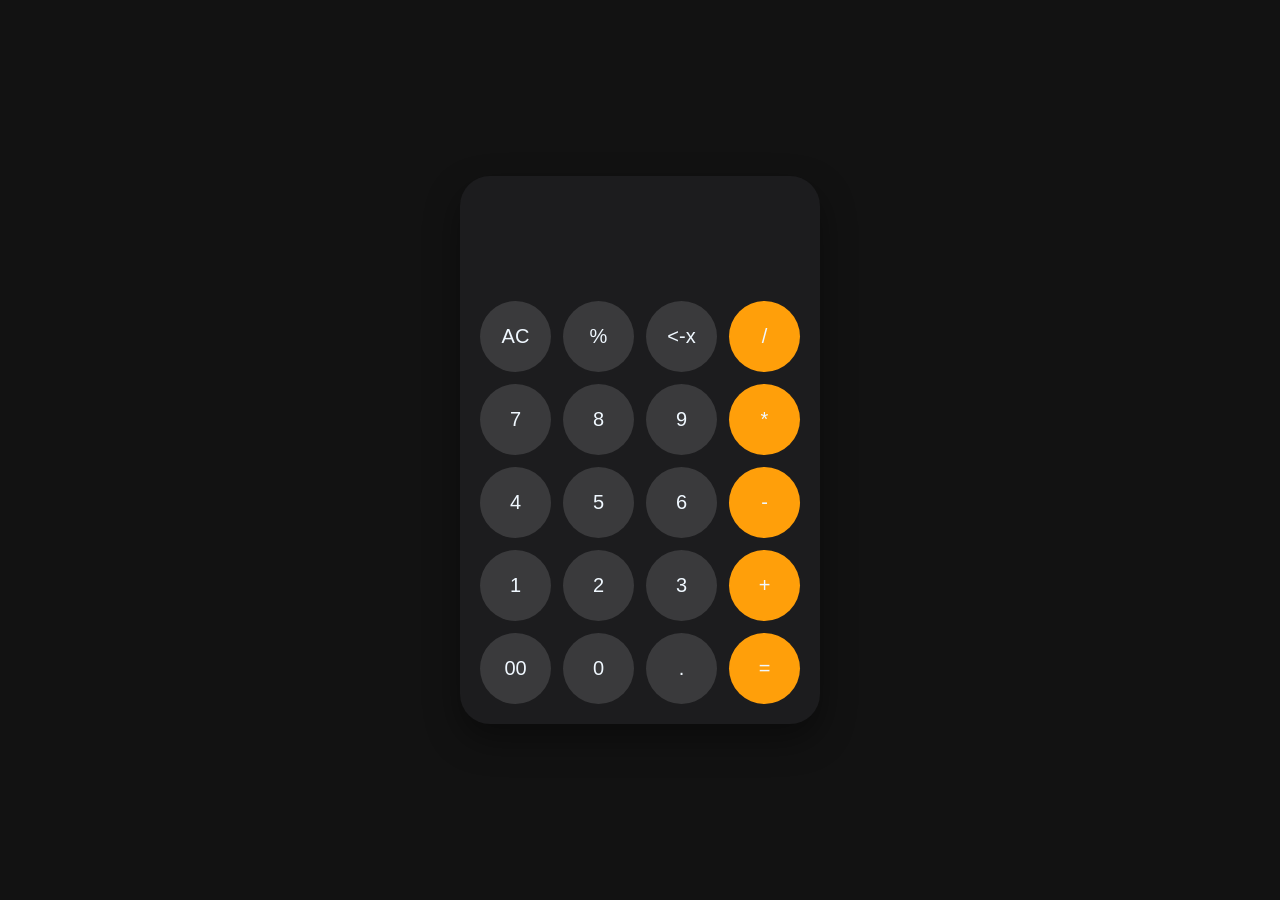
<file: codealpha_calculator/calculator.html>
<!DOCTYPE html>
<html lang="en">
<head>
    <meta charset="UTF-8">
    <meta name="viewport" content="width=device-width, initial-scale=1.0">
    <title>Calculator</title>
    <style>
       * {
            box-sizing: border-box;
            margin: 0;
            padding: 0;
        }

        body {
            align-items: center;
            display: flex;
            justify-content: center;
            min-height: 100vh;
            background-color: #121212;
            font-family: -apple-system, BlinkMacSystemFont, "Segoe UI", Roboto, Helvetica, Arial, sans-serif;
        }
        .calculator {
            width: 92%; 
            max-width: 360px;
            background-color: rgb(28, 28, 30);
            border-radius: 30px;
            padding: 20px;
            box-shadow: 0px 15px 35px rgba(0, 0, 0, 0.4);
        }

        /* INPUT SCREEN */
        input {
            width: 100%;
            height: 90px;
            background-color: transparent;
            border: none;
            font-size: 42px;
            color: aliceblue;
            text-align: right;
            padding: 10px;
            margin-bottom: 15px;
            outline: none;
            pointer-events: none;
        }
        .button {
            display: grid;
            grid-template-columns: repeat(4, 1fr); 
            gap: 12px;
            width: 100%;
        }
        button {
            width: 100%;
            aspect-ratio: 1 / 1; 
            border-radius: 50%;
            background-color: rgb(58, 58, 60);
            color: aliceblue;
            font-size: 22px;
            font-weight: 500;
            border: none;
            outline: none;
            display: flex;
            justify-content: center;
            align-items: center;
            cursor: pointer;
            transition: background-color 0.1s ease;
        }
        button:active {
            background-color: rgb(44, 44, 46);
        }

        .sid {
            background-color: rgb(255, 159, 10);
        }

        .sid:active {
            background-color: rgb(212, 130, 5);
        }
        @media (min-width: 600px) {
            button {
                font-size: 20px;
            }
            button:hover {
                background-color: rgb(78, 78, 80);
            }
            .sid:hover {
                background-color: rgb(226, 142, 10);
            }
        }
    </style>
</head>
<body>
    <div class="calculator">
        <input type="text" id="box" readonly>
        <div class="button">
        <button onclick="clear1()">AC</button>
        <button onclick="screen('%')">%</button>
        <button onclick="back()"><-x</button>
        <button class="sid" onclick="screen('/')">/</button>
        <button onclick="screen('7')">7</button>
        <button onclick="screen('8')">8</button>
        <button onclick="screen('9')">9</button>
        <button class="sid" onclick="screen('*')">*</button>
        <button onclick="screen('4')">4</button>
        <button onclick="screen('5')">5</button>
        <button onclick="screen('6')">6</button>
        <button class="sid" onclick="screen('-')">-</button>
        <button onclick="screen('1')">1</button>
        <button onclick="screen('2')">2</button>
        <button onclick="screen('3')">3</button>
        <button class="sid" onclick="screen('+')">+</button>
        <button onclick="screen('00')">00</button>
        <button onclick="screen('0')">0</button>
        <button onclick="screen('.')">.</button>
        <button class="sid" onclick="scree()">=</button>
    </div>
    </div>
    <script>
        const box = document.getElementById("box");
        function screen(input){
        box.value+=input;
        }
        function scree(){
            try{
            box.value=eval(box.value);
        }catch(err){
            box.value="Error";
        }
    }
        function clear1(){
            box.value="";
        }
        function back(){
            if(box.value =="Error"){
                box.value="";
            }else{
                box.value = box.value.slice(0,-1);
            }
        }
    </script>
    
</body>
</html>
</file>
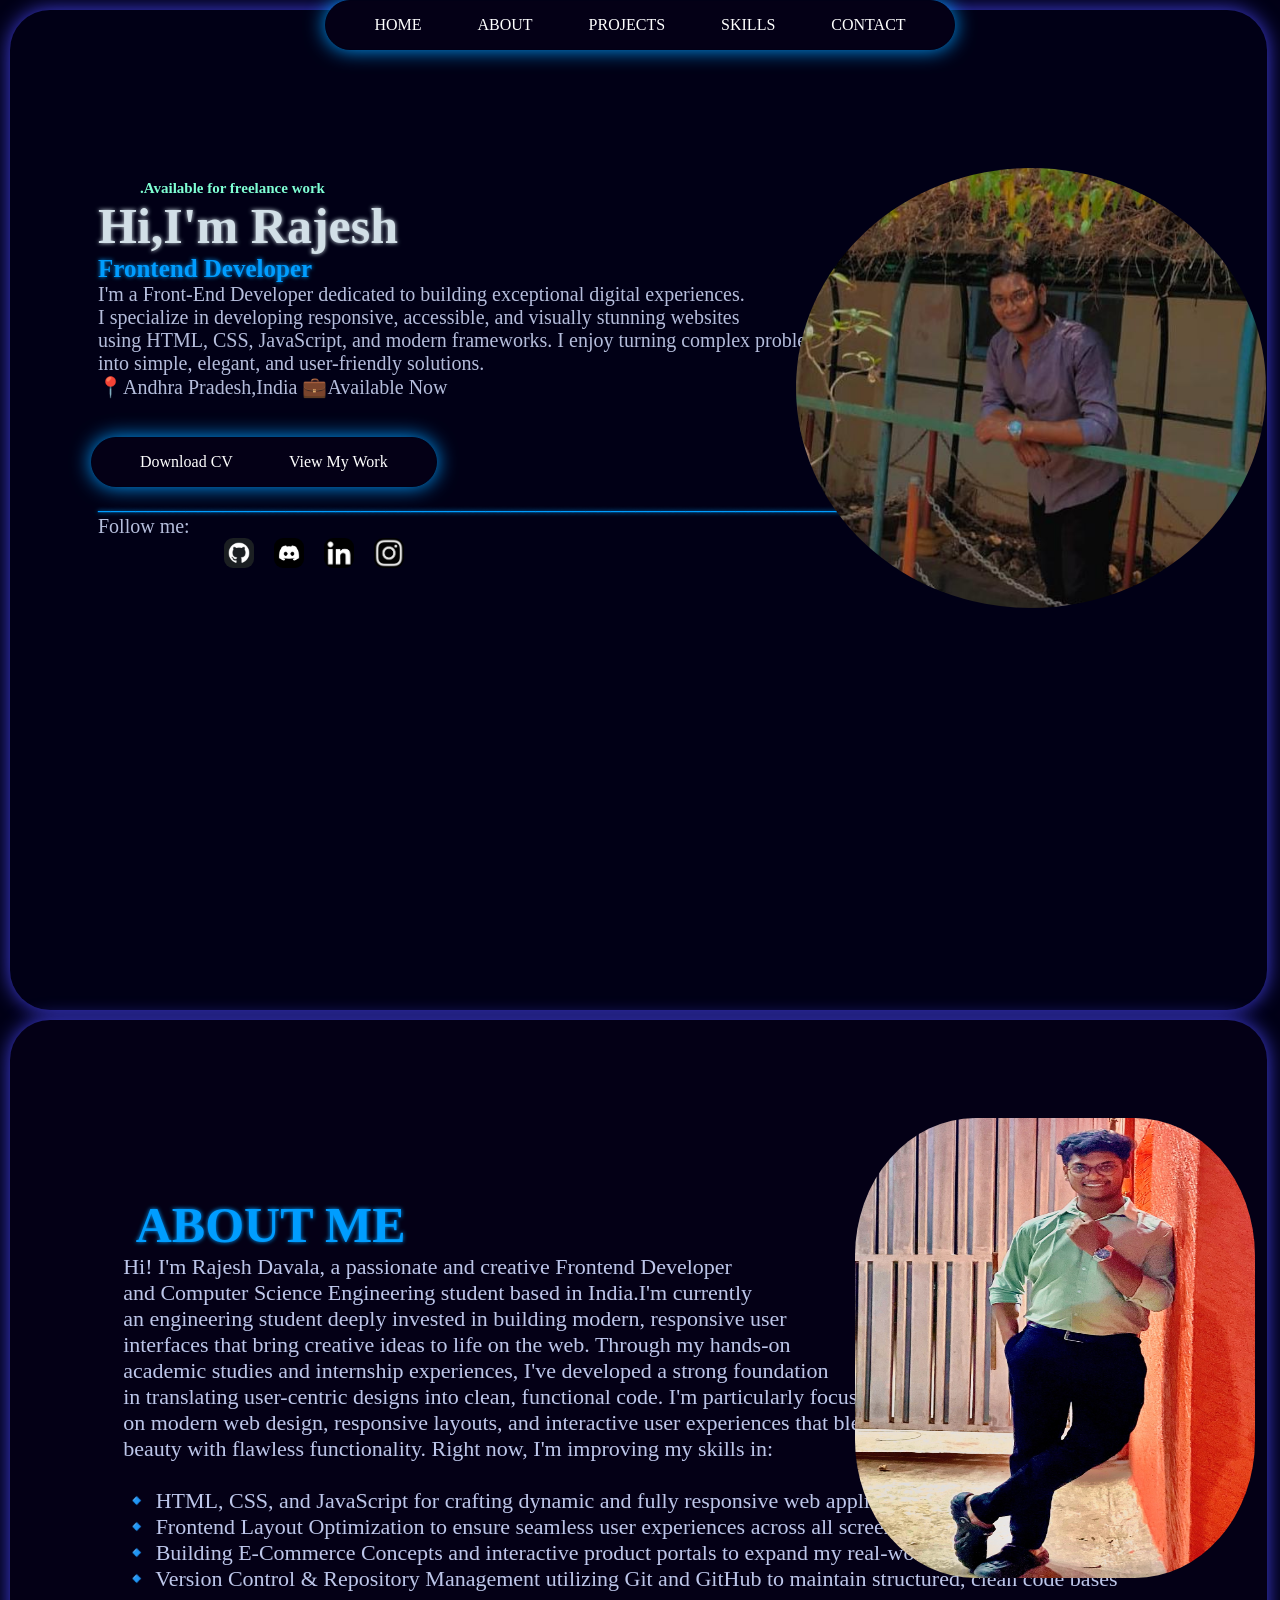
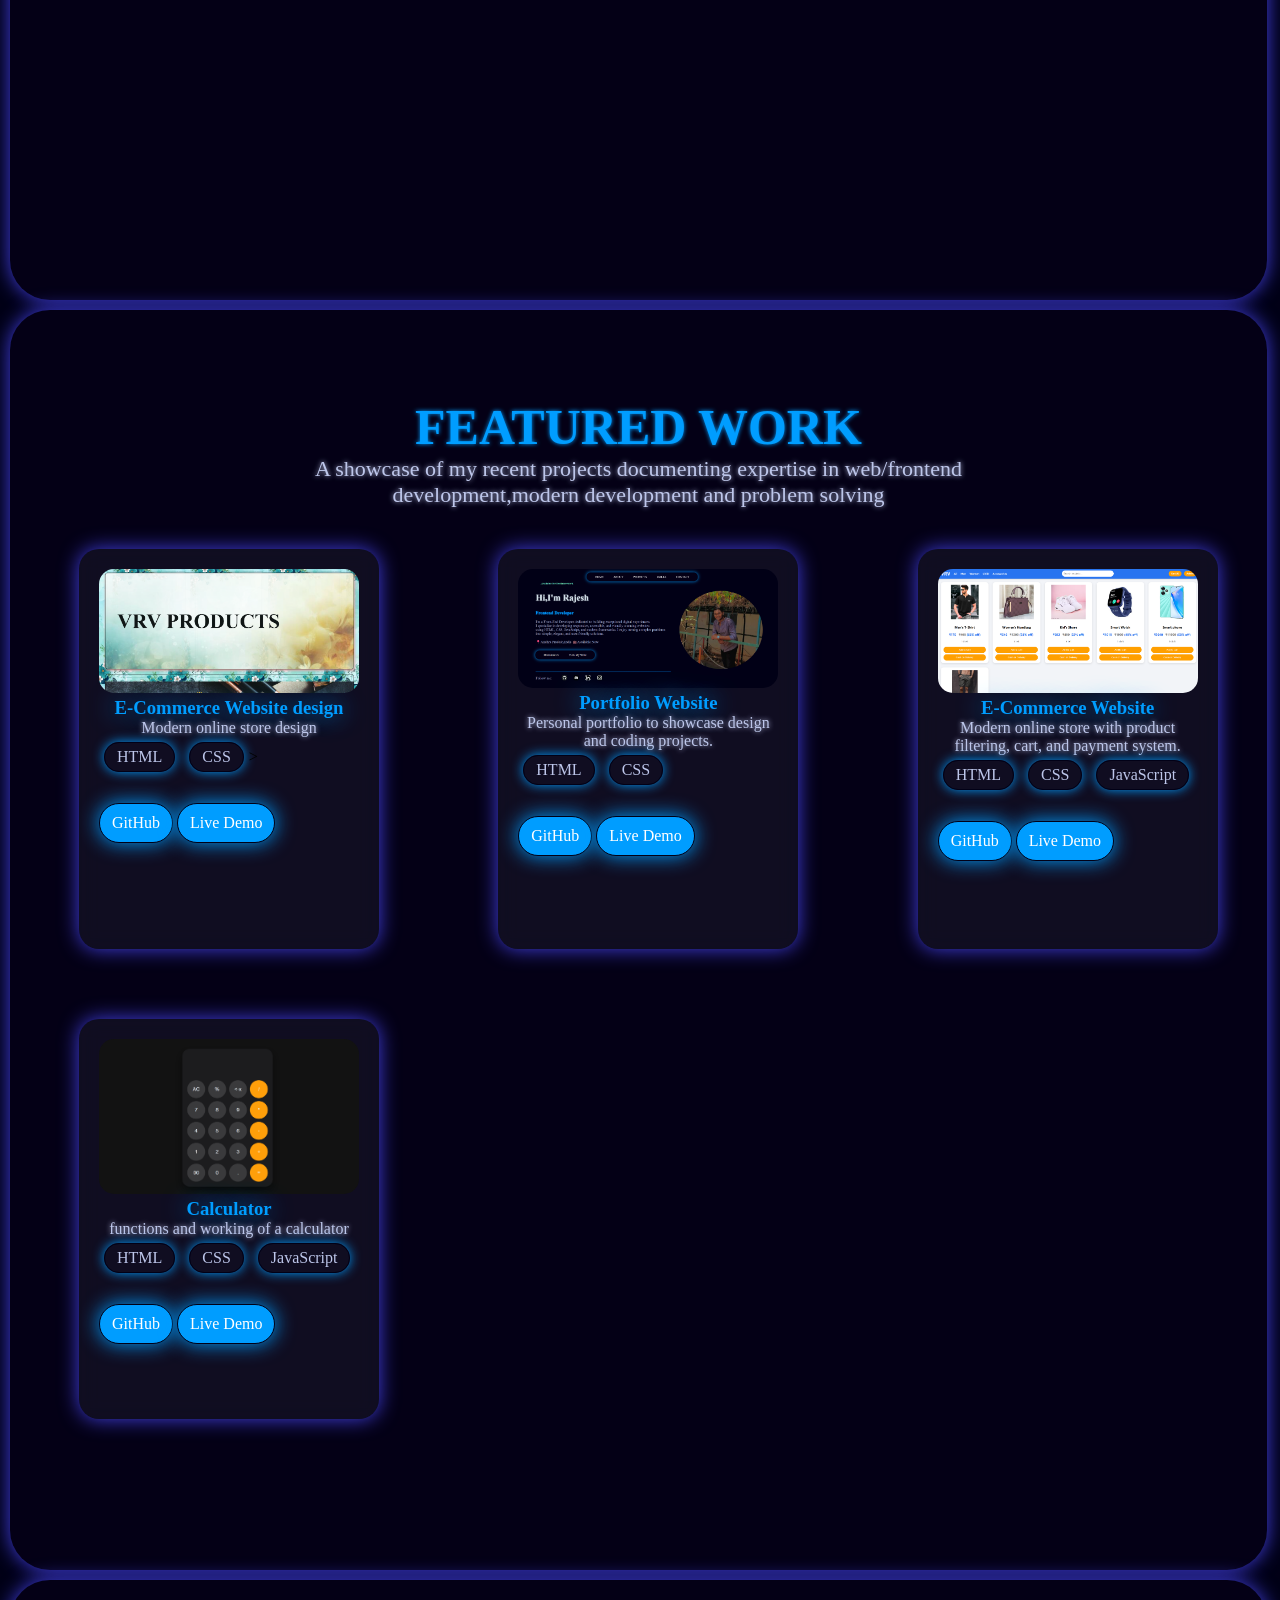
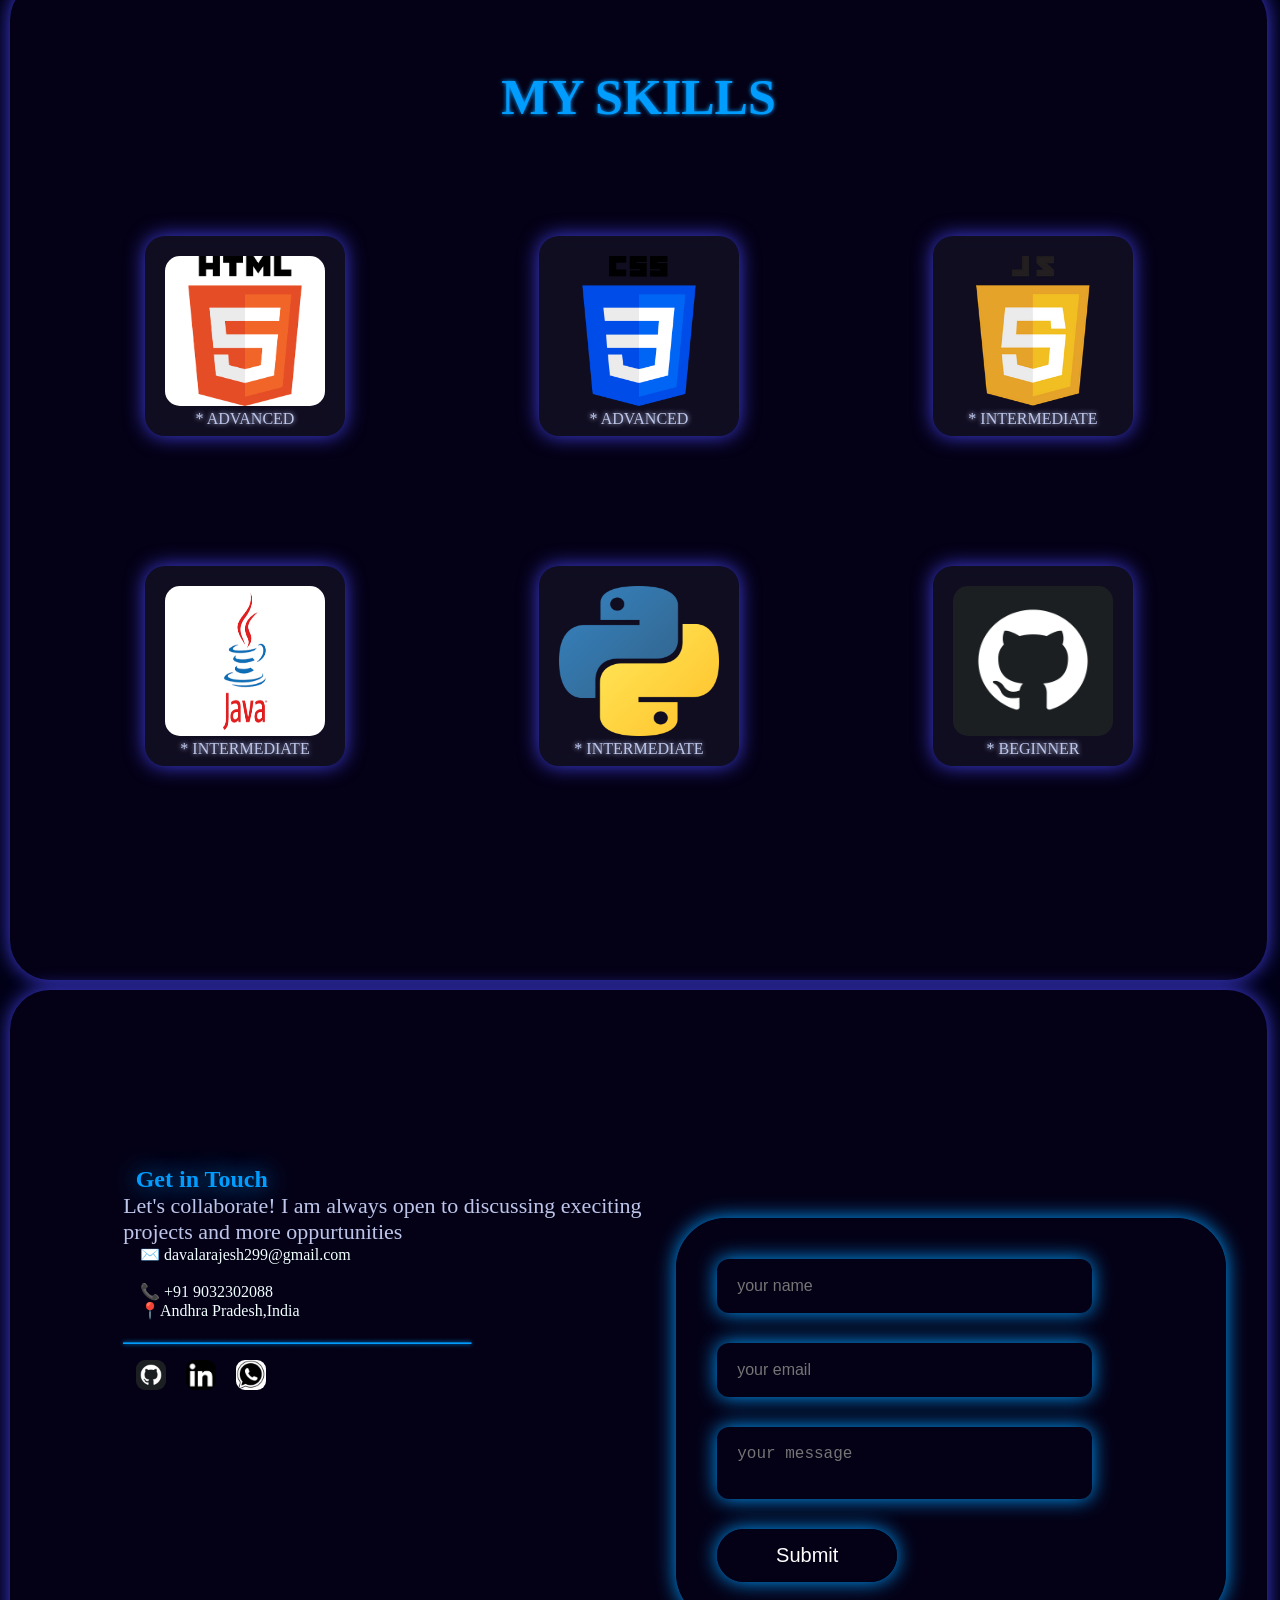
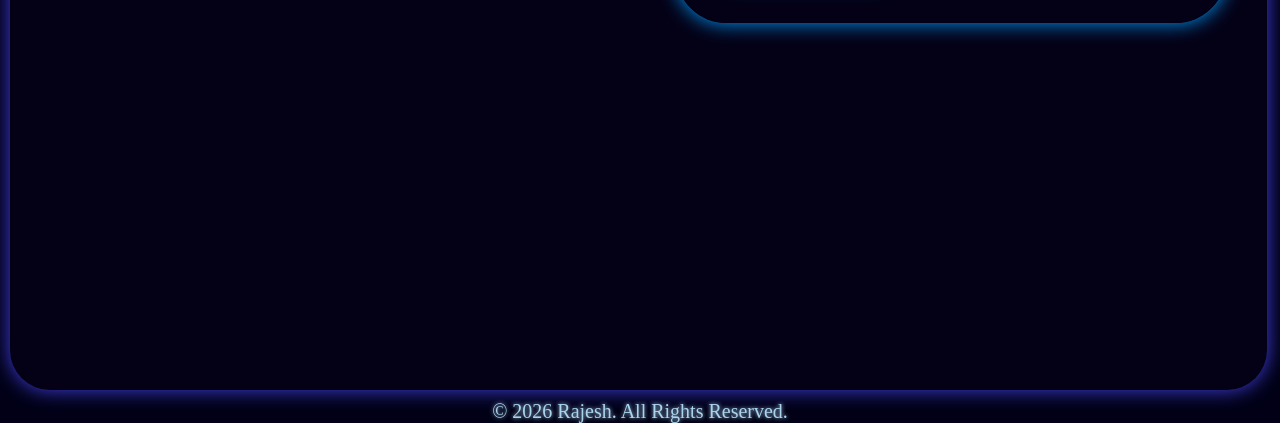
<file: codealpha_portfolio/portfolio.html>
<!DOCTYPE html>
<html lang="en">
<head>
    <meta charset="UTF-8">
    <meta name="viewport" content="width=device-width, initial-scale=1.0">
    <title>Portfolio</title>
    <link rel="stylesheet" href="style.css">
    <link rel="stylesheet" href="header.css">
    <link rel="stylesheet" href="home.css">
    <link rel="stylesheet" href="about.css">
    <link rel="stylesheet" href="projects.css">
    <link rel="stylesheet" href="skills.css">
    <link rel="stylesheet" href="contact.css">
    <link rel="stylesheet" href="https://unpkg.com/aos@2.3.4/dist/aos.css">
</head>
<body>
    <header class="top">
        <nav><ul>
            <li class="h"> <a href="#home"> HOME </a></li>
            <li class="a"> <a href="#about"> ABOUT </a></li>
            <li class="p"> <a href="#projects"> PROJECTS </a></li>
            <li class="s"> <a href="#skills"> SKILLS </a></li>
            <li class="c"> <a href="#contact"> CONTACT </a></li>
           </ul> </nav>
       
    </header>

    <section id="home" class="home box" >
        <h1 class="name">.Available for freelance work </h1>
        <h2 class="myname">Hi,I'm Rajesh</h2>
        <h3 class="role">Frontend Developer</h3>
        <p class="description">I'm a Front-End Developer dedicated to building exceptional digital experiences.<br>
             I specialize in developing responsive, accessible, and visually stunning websites <br>using HTML, CSS, JavaScript, and modern frameworks.
             I enjoy turning complex problems<br> into simple, elegant, and user-friendly solutions. </p>
             <p class="description">📍Andhra Pradesh,India  💼Available Now</p>
                <div class="di"><ul><li>
                <a href="Resume_Rajesh.pdf" download="Resume_Rajesh.pdf">
    Download CV
</a></li>
               <li><a href="#projects" class="btn-primary">View My Work</a></li></ul>
                <div class="profile">
               <img src="profile.jpeg"  height="440px" width="470px" >
                    </div>
            </div>
            <p class="role">_____________________________________________________________</p>
            <p class="description">Follow me:</p>
            <div class="icons">
            <a href="https://github.com/DavalaRajesh" ><img src="github.png" height="30px" width="30px"></a>
            <a href="https://discord.com/channels/@me" ><img src="disc.jpg" height="30px" width="30px"></a>
            <a href="https://www.linkedin.com/in/davala-rajesh-0b32a9380/" ><img src="link.jpeg" height="30px" width="30px"></a>
            <a href="https://www.instagram.com/mr_rajesh_version_143/" ><img src="insta.png" height="30px" width="30px"></a>
            </div>
    </section>
    <section id="about" class="about" class="box">
        <h1 class="aboutme">ABOUT ME</h1>
        <p class="descriptionabout">
Hi! I'm Rajesh Davala, a passionate and creative Frontend Developer <br>and Computer Science Engineering student based in India.I'm currently<br>
 an engineering student deeply invested in building modern, responsive user<br> interfaces that bring creative ideas to life on the web. Through my hands-on<br>
  academic studies and internship experiences, I've developed a strong foundation<br> in translating user-centric designs into clean, functional code.
I'm particularly focused<br> on modern web design, responsive layouts, and interactive user experiences that blend<br> beauty with flawless functionality.
Right now, I'm improving my skills in:<br><br>
🔹 HTML, CSS, and JavaScript for crafting dynamic and fully responsive web applications<br>
🔹 Frontend Layout Optimization to ensure seamless user experiences across all screen sizes<br>
🔹 Building E-Commerce Concepts and interactive product portals to expand my real-world project portfolio<br>
🔹 Version Control & Repository Management utilizing Git and GitHub to maintain structured, clean code bases</p>
<div class="image">
<img src="profile2.jpeg" height="460px" width="400px" >
</div>
    </section>
    <section id="projects" class="projects" class="box">
        <h1 class="heading">FEATURED WORK</h1>
        <p class="work">A showcase of my recent projects documenting expertise in web/frontend<br> development,modern development and problem solving </p>


        <div class="container">
            <div class="card">
                <img src="vrvproducts.png" alt="">
                <h3 class="headin">E-Commerce Website design</h3>
                <p class="de">
                    Modern online store design
                </p>

                <div class="tags">
                    <span>HTML</span>
                    <span>CSS</span>>
                </div>

                <div class="buttons">
                    <a href="https://github.com/DavalaRajesh/final">GitHub</a>
                    <a href="file:///C:/Users/daval/htmlcss/finaldesign.html">Live Demo</a>
                </div>
            </div>

            <!-- Card 2 -->
            <div class="card">
                <img src="portfolioo.png" alt="">
                <h3 class="headin">Portfolio Website</h3>
                <p class="de">
                    Personal portfolio to showcase design
                    and coding projects.
                </p>

                <div class="tags">
                    <span>HTML</span>
                    <span>CSS</span>
                </div>

                <div class="buttons">
                    <a href="https://github.com/DavalaRajesh/PORTFOLIO">GitHub</a>
                    <a href="file:///C:/Users/daval/portfolio/portfolio.html#projects">Live Demo</a>
                </div>
            </div>

            <!-- Card 3 -->
            <div class="card">
                <img src="ecommerce.png" alt="">
                <h3 class="headin">E-Commerce Website</h3>
                <p class="de">
                    Modern online store with product filtering,
                    cart, and payment system.
                </p>

                <div class="tags">
                    <span>HTML</span>
                    <span>CSS</span>
                    <span>JavaScript</span>
                </div>

                <div class="buttons">
                    <a href="https://github.com/DavalaRajesh/index.html">GitHub</a>
                    <a href="file:///C:/Users/daval/htmlcss/vj.html">Live Demo</a>
                </div>
            </div>
               <div class="card">
                <img src="calc.png" alt="">
                <h3 class="headin">Calculator</h3>
                <p class="de">
                functions and working of a calculator
                      </p>
                <div class="tags">
                    <span>HTML</span>
                    <span>CSS</span>
                    <span>JavaScript</span>
                </div>

                <div class="buttons">
                    <a href="https://github.com/DavalaRajesh/codealpha_tasks">GitHub</a>
                    <a href="file:///C:/Users/daval/coding/javascript/calcu,html.html">Live Demo</a>
                </div>
            </div>
        </div>

    </section>
    <section id="skills" class="skills" class="box">
        <h1 class="heading">MY SKILLS</h1>
        <div class="container2">
            <div class="card1">
                <img src="html.png" height="150px" width="100px">
                <p class="de">* ADVANCED</p>

            </div>
            <div class="card1">
                <img src="css.png" height="150px" width="100px">
                <p class="de">* ADVANCED</p>
                
            </div>
            <div class="card1">
                <img src="javascript.webp" height="150px" width="100px">
                <p class="de">* INTERMEDIATE</p>
                
            </div>
            <div class="card1">
                <img src="java.png" height="150px" width="100px">
                <p class="de">* INTERMEDIATE</p>
                
            </div>
            <div class="card1">
                <img src="python.png" height="150px" width="100px">
                <P class="de">* INTERMEDIATE</P>
                
            </div>
            <div class="card1">
                <img src="github.png" height="150px" width="100px">
                <P class="de">* BEGINNER</P>
                
            </div>
        </div>
    </section>
    <section id="contact" class="contact" class="box">
        <h1 class="touch">Get in Touch</h1>
        <p class="descriptionabout">Let's collaborate! I am always open to discussing execiting <br>projects and more oppurtunities</p>
        <div class="details">
        <a href="https://mail.google.com/mail/u/0/?tab=rm&ogbl#inbox?compose=new">✉️  davalarajesh299@gmail.com</a><br> <br>
        <a href="tel:+919032302088" target="_blank">📞 +91 9032302088</a><br>
        <p>📍Andhra Pradesh,India </p>
            <h1 class="rol">_____________________________</h1>
        </div>
          <div class="icon">
            <a href="https://github.com/DavalaRajesh" ><img src="github.png" height="30px" width="30px"></a>
            <a href="https://www.linkedin.com/in/davala-rajesh-0b32a9380/" ><img src="link.jpeg" height="30px" width="30px"></a>
            <a href="https://wa.me/919032302088" target="_blank" class="whatsapp-btn"><img src="whats.png" alt="WhatsApp" width="30" height="30"></a>
            </div>
            <div class="cotact">
        <form action="https://api.web3forms.com/submit" method="POST">
  <input type="hidden" name="access_key" value="cb64c4ed-fad0-4aaf-b41c-6bbb65f65ab9">
  <input type="text" name="name" required placeholder="your name">
  <input type="email" name="email" required placeholder="your email">
  <textarea name="message" required placeholder="your message"></textarea>
  <button type="submit">Submit</button>
</form>
            </div>
    </section>
    <footer>
    <p class="footer">© 2026 Rajesh. All Rights Reserved.</p>
</footer>
    
</body>
</html>
</file>
<file: codealpha_portfolio/style.css>
*{
    margin:0;
    padding:0;
    box-sizing:border-box;
}
   html{
            scroll-behavior: smooth;
        }
        body{
            background-color: #010016;
            overflow-x:hidden;
        }
            img{
            border-radius: 30%;
        }
        img:hover{
            transform:translateY(-2px);
            transition: all 0.2s;
        }
        
        img:hover{
        box-shadow:0 0 20px #423fe3 ;
       }
</file>
<file: codealpha_portfolio/header.css>
section{
       margin: 10px;
        border-width: 20px;
        border-top: 20px; 
        align-items: center;
    }
   header{
    position:fixed;
    top:0;
    left:0;
    width:100%;
    z-index:10000;
   }
 nav{
    display:flex;
    justify-content:center;
    align-items:center;
    width:100%;
    z-index: 10000;
}


nav ul{
    display:flex;
    gap:20px;
    list-style:none;
    background:#040016;
    padding:15px 30px;
    border-radius:50px;
    border:1px solid #010016;
    box-shadow:0 0 20px #009dff;
}

nav a{
    text-decoration:none;
    color:white;
    padding:10px 18px;
    border-radius:20px;
    transition:.4s;
}

nav a:hover{
    background:#1500ff;
    box-shadow:0 0 15px#1500ff;
}
  .di{
    display:flex;
    align-items: start; 
    padding-left: 81px;
    margin-top: 3%;
}

.di ul{
    display:flex;
    gap:20px;
    list-style:none;
    background:#040016;
    padding:15px 30px;
    border-radius:50px;
    border:1px solid #010016;
    box-shadow:0 0 20px #009dff;
}

.di a{
    text-decoration:none;
    color:white;
    padding:10px 18px;
    border-radius:90px;
    transition:.4s;
}

.di a:hover{
    background:#1500ff;
    box-shadow:0 0 15px#1500ff;
}
@media screen and (max-width:768px){

    nav{
        width:100%;
        padding:0;
    }

    nav ul{
        width:95%;
        justify-content:center;
        flex-wrap:wrap;
        gap:8px;
        padding:10px;
    }

    nav a{
        font-size:13px;
        padding:6px 10px;
    }
}
</file>
<file: codealpha_portfolio/home.css>
.home{
           background-color:#010016; 
            height: 1000px;
            width: 98.2%;
             border-radius: 40px;
        box-shadow:0 0 20px #423fe3;
           
        }
          .name{
            font-size: 15px;
            color: aquamarine;
            justify-content: left; 
           padding: 0px;
           padding-top: 170px; 
           padding-left: 130px

        }
        .myname{
            font-size: 30px;
            color: #d2dfe7;
            text-shadow: 0px 0px 4px #d2dfe7;
            padding-left: 7%;
            font-size: 50px;
        }
        .role{
            font-size: 25px;
            color: #009dff;
            text-shadow: 0px 0px 4px #009dff;
           padding-left: 7%;
        }
        .description{
            font-size: 20px;
            color:#b5bddc;
            padding-left: 7%;
        }
        .cta-buttons {
         display: flex;
        }    
        .cta-buttons a{
            text-decoration: none;
            padding-left: 110px;
        }
        .primary{
            padding-left: 10%;
            padding-bottom: 20px;
        }

        .profile{
            float: left;
            border-radius: 50%;
            position: absolute;
            margin-left: 47%;
            margin-top: -21%;
            
        }
        .profile img{
            border-radius: 56%;
            margin-left: 22%;
        }
       
       .icons{
        display: flex;
            margin-left: 17%;
            margin-top: 0%;
            gap: 20px;
            }
             @media screen and (max-width:768px){
                
             }
</file>
<file: codealpha_portfolio/about.css>
.about{
            background-color:#040016; 
            height: 880px;
            width: 98.2%;
             border-radius: 40px;
         box-shadow:0 0 20px #423fe3;
        }
        .aboutme{
             font-size: 30px;
            color: #009dff;
            text-shadow: 0px 0px 4px #009dff;
            padding-left: 10%;
            padding-top: 14%;
            font-size: 50px;
        }
        .descriptionabout{
             font-size: 22px;
            color:#bdc6ea;
            padding-left: 9%;
        }
        .image{
            float: left;
            border-radius: 50%;
            position: absolute;
            margin-left: 66%;
            margin-top: -37%;
            
        }
        @media screen and (max-width:768px){

    .about{
        font-size: 10px;
        padding:50px 20px;
        text-align:start;
    }

    .about-content{
        flex-direction:column;
    }

    .about img{
        width:250px;
        margin-bottom:20px;
    }
}
</file>
<file: codealpha_portfolio/projects.css>
.projects{
            background-color: #040016; 
            height: 1260px;
            width: 98.2%;
            border-radius: 40px;
            box-shadow:0 0 20px #423fe3;
        }
        .heading{
             font-size: 30px;
            color: #009dff;
            text-shadow: 0px 0px 4px #009dff;
            padding-top: 7%;
            font-size: 50px;
            text-align: center;
        
        }
        .work{
            
             font-size: 22px;
            color:#bdc6ea;
            text-shadow: 0px 0px 5px #bdc6ea;
            text-align: center;
        }
 .container{
    display:grid;
    grid-template-columns:repeat(auto-fit,minmax(300px,1fr));
    gap:70px;
    padding-left: 69px;
    margin-top: 41px;
}

.card{
    background:rgba(255,255,255,.05);
    box-shadow:0 0 20px #423fe3;
    border-radius:20px;
    padding:20px;
    backdrop-filter:blur(10px);
     box-shadow:0 0 20px #423fe3;
    width: 300px;
    height: 400px;
    gap: 2rem;
    transition:.4s;
    z-index:  10;
}

.card:hover{
    transform:translateY(-10px);
     box-shadow:0 0 20px #423fe3;
}

.card img{
    width:100%;
    border-radius:15px;
}

.buttons a{
    margin-right: 0%;
    margin-top: 0%;

}
.headin{
     color: #009dff;
            text-shadow: -1px 0px 24px #009dff;
            text-align: center;
}
.de{
    
            color:#bdc6ea;
            text-shadow: 0px 0px 5px #bdc6ea;
            text-align: center;
}
.tags span{
    
    display:inline-block;
    margin: 5px;
    text-align: center;
    justify-content:center;
    color: #bdc6ea;
    padding: 5px 12px;
    border-radius: 50px;
    border:1px solid #010016;
    box-shadow:0 0 12px #009dff;
}

.buttons a{
    display: inline-block;
    text-decoration:none;
    color:white;
    padding:10px 12px;
    border-radius:90px;
    transition:.4s;
    margin-top: 10%;
    background-color: #009dff;
    border-radius:50px;
    border:1px solid #010016;
    box-shadow:0 0 20px #009dff;
}
.buttons a:hover{
    background-color: #010016;
}
@media screen and (max-width:768px){

    .projects-container{
        display:flex;
        flex-direction:column;
        align-items:center;
        gap:20px;
    }

    .project-card{
        width:90%;
        margin:0 auto;
    }

    .project-card img{
        width:100%;
    }
}
</file>
<file: codealpha_portfolio/skills.css>
.skills{
            background-color: #040016; 
            height: 1000px;
            width: 98.2%;
            border-radius: 40px;
          box-shadow:0 0 20px #423fe3;
        }
 .container2{
    display:grid;
    grid-template-columns:repeat(auto-fit,minmax(300px,1fr));
    gap:60px;
    padding-left: 135px;
    margin-top: 40px;
}
.card1{
    background:rgba(255,255,255,.05);
    box-shadow:0 0 20px #423fe3;
    border-radius:20px;
    padding:20px;
    backdrop-filter:blur(10px);
     box-shadow:0 0 20px #423fe3;
    width: 200px;
    height: 200px;
    gap: 2rem;
    transition:.4s;
    margin-top: 70px;
}

.card1:hover{
    transform:translateY(-10px);
     box-shadow:0 0 20px #423fe3;
}

.card1 img{
    width:100%;
    border-radius:15px;
}
@media screen and (max-width:768px){

    .skills-container{
        display:grid;
        grid-template-columns:repeat(2,1fr);
        gap:20px;
    }

    .skill-card img{
        width:60px;
    }
}
</file>
<file: codealpha_portfolio/contact.css>
.contact{
            background-color:#040016; 
            height: 1000px;
            width: 98.2%;
           box-shadow:0 0 20px #423fe3;
           border-radius: 40px;
        }
         .touch{
                 font-size: px;
            color: #009dff;
            text-shadow: 0px 0px 24px #009dff;
            padding-left: 10%;
            padding-top: 14%;
             }
             .details a{
                display: inline-block;
                text-decoration: none;
                text-align: start;
                color: azure;
                margin-left: 130px;
             }
              .details p{
                display: inline-block;
                text-decoration: none;
                text-align: start;
                color: azure;
                margin-left: 130px;
             }
             .icon{
        display: flex;
            margin-left: 10%;
            margin-top: 1%;
            gap: 20px;
            }
            .contact{
            background-color:#040016; 
            height: 1000px;
            width: 98.2%;
           box-shadow:0 0 20px #423fe3;
        }
       

.cotact{
    width: 550px;
    padding:40px;
    margin-left: 53%;
    margin-top: -14%;
    border-radius: 50px;
    border:1px solid #010016;
    box-shadow:0 0 20px #009dff;
    box-sizing: 700px;

}

.cotact form{
    text-decoration: none;
    display:flex;
    flex-direction:column;
    color: #010016;
    gap:30px;
}

.cotact input,
.cotact textarea{
    width:80%;
    padding:18px 20px;
    border:none;
    outline:none;
    border-radius:12px;
    background:#040016;
    color:white;
    font-size:16px;
    box-shadow:0 0 20px #009dff;
}
.cotact input{
    
    color:white;
}
.cotact input:hover{
    cursor: pointer;
    background:#009dff;
    box-shadow:0 0 15px #1500ff;
}


.cotact textarea{
    resize:none;
}

.cotact button{
    font-size: 20px;
    text-decoration: none;
    text-align: center;
    width:180px;
    padding:14px;

    border:none;
    border-radius:30px;

    background:transparent;
    color:white;

    border:1px solid #010016;
    box-shadow:0 0 20px #009dff;

    cursor:pointer;
    transition:.3s;
}

.cotact button:hover{
    background:#009dff;
    box-shadow:0 0 20px #01446d;
}
.rol{
            color: #009dff;
            text-shadow: 0px 0px 4px #009dff;
           padding-left: 9%;
        }
        .footer{
            font-size: 20px;
            text-align: center;
            color: #aad4ee;
            text-shadow: 0px 0px 4px #aad4ee;

        }
        @media screen and (max-width:768px){

    .contact{
        padding:30px 20px;
    }

    form{
        width:100%;
    }

    input,
    textarea{
        width:100%;
    }

    button{
        width:100%;
    }
}
</file>
